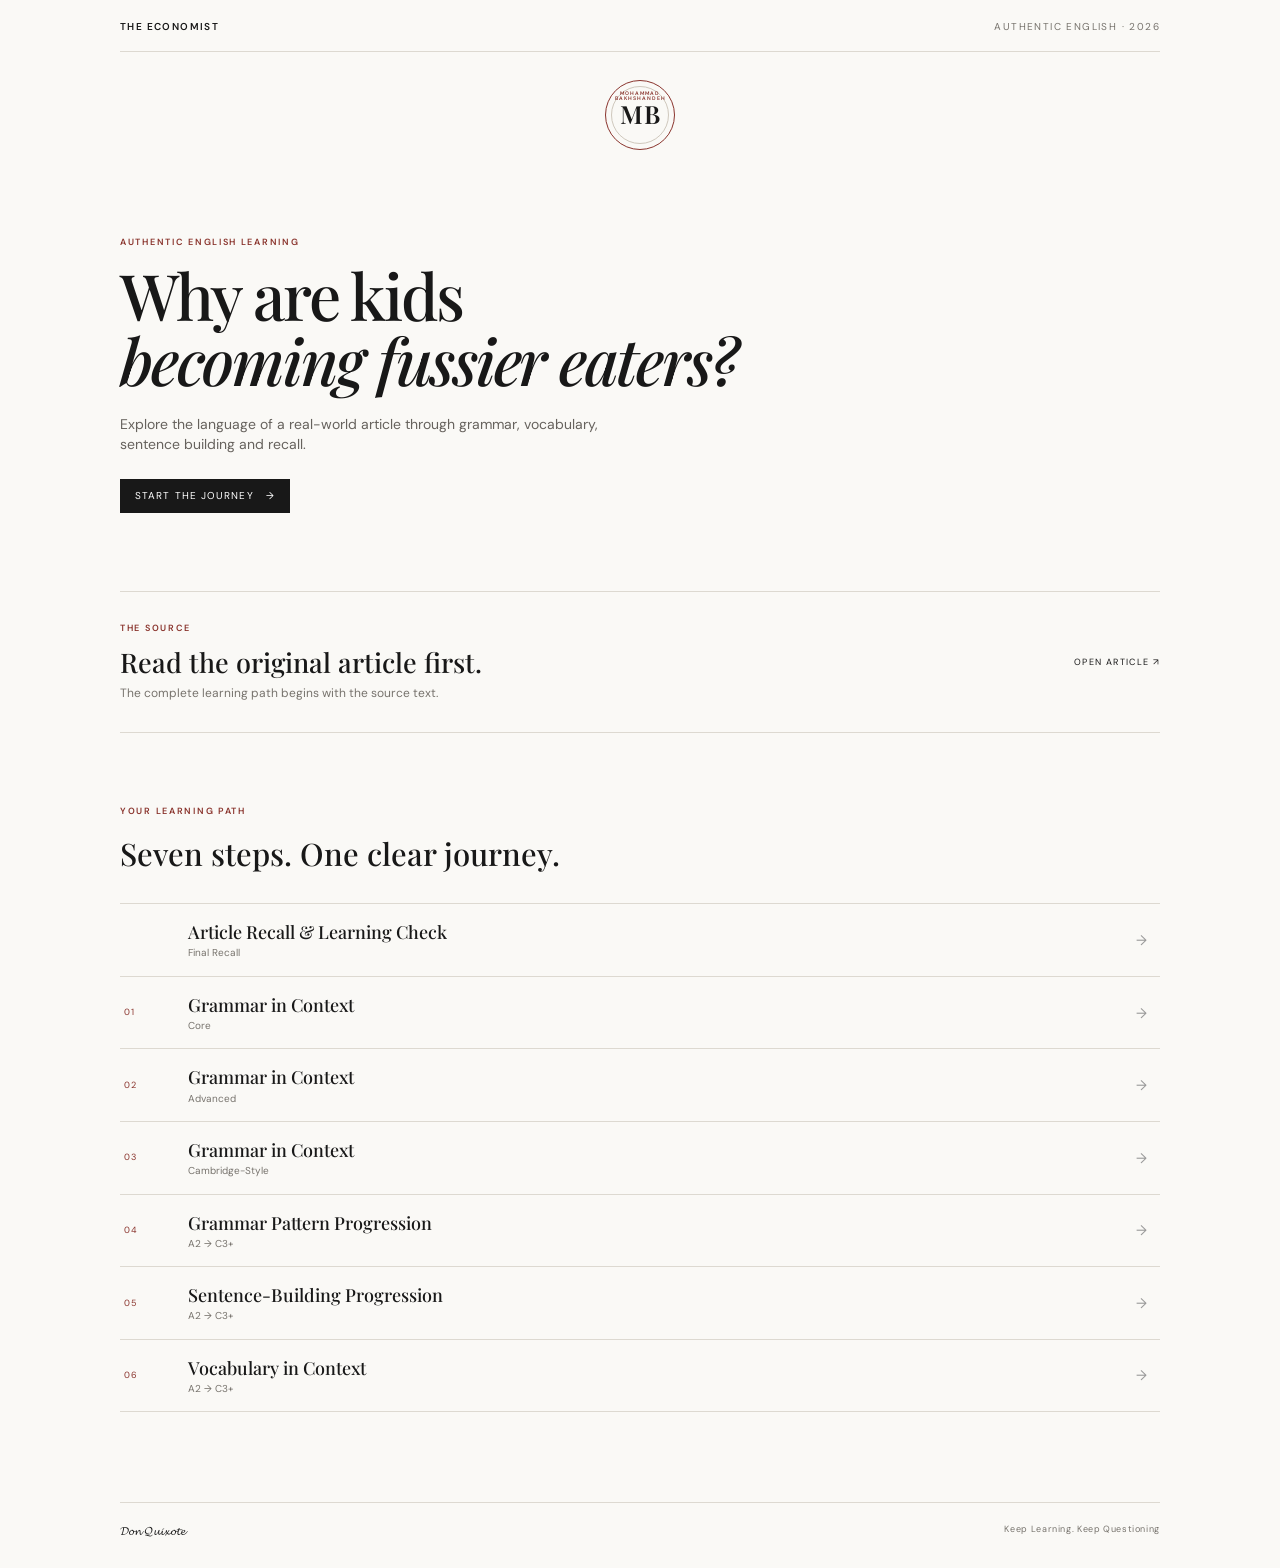
<file: index.html>
<!doctype html>
<html lang="en">
<head>
  <meta charset="UTF-8">
  <meta name="viewport" content="width=device-width, initial-scale=1.0">
  <meta name="description" content="An authentic English learning experience based on The Economist article Why are kids becoming fussier eaters?">
  <title>Why are kids becoming fussier eaters?</title>
  <link rel="stylesheet" href="style.css?v=20260930-2">
</head>
<body>
  <header class="topbar">
    <div class="brand">THE ECONOMIST</div>
    <div class="edition">AUTHENTIC ENGLISH · 2026</div>
  </header>

  <div class="home-logo" aria-label="Mohammad Bakhshandeh">
    <div class="home-logo-ring">
      <span class="home-logo-name">MOHAMMAD BAKHSHANDEH</span>
      <span class="home-logo-mb">MB</span>
    </div>
  </div>

  <main>
    <section class="hero">
      <p class="eyebrow">AUTHENTIC ENGLISH LEARNING</p>
      <h1>Why are kids<br><em>becoming fussier eaters?</em></h1>
      <p class="intro">Explore the language of a real-world article through grammar, vocabulary, sentence building and recall.</p>
      <a class="primary" href="#journey">Start the journey <span>→</span></a>
    </section>

    <section class="article-strip">
      <div>
        <p class="eyebrow">THE SOURCE</p>
        <h2>Read the original article first.</h2>
        <p>The complete learning path begins with the source text.</p>
      </div>
      <a class="text-link" href="fussy eaters (The Economist UK - April 11 2026).pdf" target="_blank" rel="noopener">Open article <span>↗</span></a>
    </section>

    <section class="journey" id="journey">
      <div class="section-head">
        <p class="eyebrow">YOUR LEARNING PATH</p>
        <h2>Seven steps. One clear journey.</h2>
      </div>

      <div class="steps">
        <a href="worksheet.html?file=ARTICLE%20RECALL%20%26%20LEARNING%20CHECK.md" class="step final">
          <span class="number"></span><span><strong>Article Recall & Learning Check</strong><small>Final Recall</small></span><span class="arrow">→</span>
        </a>
        <a href="worksheet.html?file=01_Grammar_in_Context_Core.md" class="step">
          <span class="number">01</span><span><strong>Grammar in Context</strong><small>Core</small></span><span class="arrow">→</span>
        </a>
        <a href="worksheet.html?file=02_Grammar_in_Context_Advanced.md" class="step">
          <span class="number">02</span><span><strong>Grammar in Context</strong><small>Advanced</small></span><span class="arrow">→</span>
        </a>
        <a href="worksheet.html?file=03_Grammar_in_Context_Cambridge_Style.md" class="step">
          <span class="number">03</span><span><strong>Grammar in Context</strong><small>Cambridge-Style</small></span><span class="arrow">→</span>
        </a>
        <a href="worksheet.html?file=04_Grammar_Pattern_Progression_A2_to_C3Plus.md" class="step">
          <span class="number">04</span><span><strong>Grammar Pattern Progression</strong><small>A2 → C3+</small></span><span class="arrow">→</span>
        </a>
        <a href="worksheet.html?file=05_Sentence_Building_Progression_A2_to_C3Plus.md" class="step">
          <span class="number">05</span><span><strong>Sentence-Building Progression</strong><small>A2 → C3+</small></span><span class="arrow">→</span>
        </a>
        <a href="worksheet.html?file=06_Vocabulary_in_Context_A2_to_C3Plus.md" class="step">
          <span class="number">06</span><span><strong>Vocabulary in Context</strong><small>A2 → C3+</small></span><span class="arrow">→</span>
        </a>
      </div>
    </section>
  </main>

  <footer>
    <span>𝓓𝓸𝓷 𝓠𝓾𝓲𝔁𝓸𝓽𝓮</span>
    <span>Keep Learning. Keep Questioning</span>
  </footer>

  <script src="script.js"></script>
</body>
</html>
</file>
<file: style.css>
@import url('https://fonts.googleapis.com/css2?family=DM+Sans:wght@400;500;600&family=Playfair+Display:ital,wght@0,500;0,600;1,500;1,600&display=swap');

:root{
  --ink:#181818;
  --muted:#77736d;
  --line:#ddd9d1;
  --paper:#faf9f6;
  --accent:#8a342d;
}
*{box-sizing:border-box}
html{scroll-behavior:smooth}
body{margin:0;background:var(--paper);color:var(--ink);font-family:"DM Sans",Arial,sans-serif;line-height:1.45}
.topbar,main,footer{width:min(1040px,calc(100% - 40px));margin:auto}
.topbar{padding:20px 0 16px;display:flex;justify-content:space-between;border-bottom:1px solid var(--line);font-size:10px;letter-spacing:.14em}
.brand{font-weight:600}.edition{color:var(--muted)}
.hero{padding:82px 0 78px;max-width:820px}
.eyebrow{margin:0 0 13px;color:var(--accent);font-size:9px;font-weight:600;letter-spacing:.19em}
h1{margin:0;max-width:760px;font-family:"Playfair Display",Georgia,serif;font-size:clamp(42px,5vw,68px);font-weight:500;line-height:1.02;letter-spacing:-.035em}
.intro{max-width:510px;margin:22px 0 24px;color:#66625d;font-size:14px}
.primary{display:inline-flex;align-items:center;gap:12px;padding:10px 15px;background:var(--ink);color:#fff;text-decoration:none;font-size:10px;letter-spacing:.11em;text-transform:uppercase;transition:.2s ease}
.primary:hover{background:var(--accent);transform:translateY(-1px)}
.article-strip{padding:30px 0;border-top:1px solid var(--line);border-bottom:1px solid var(--line);display:flex;align-items:center;justify-content:space-between;gap:30px}
.article-strip h2{font-family:"Playfair Display",Georgia,serif;font-size:27px;font-weight:500;line-height:1.1;margin:0}
.article-strip p:not(.eyebrow){color:var(--muted);font-size:12px;margin:7px 0 0}
.text-link{color:var(--ink);text-decoration:none;text-transform:uppercase;font-size:9px;letter-spacing:.15em;white-space:nowrap}
.text-link:hover{color:var(--accent)}
.journey{padding:72px 0 90px}
.section-head{margin-bottom:27px}
.section-head h2{font-family:"Playfair Display",Georgia,serif;font-size:31px;font-weight:500;margin:0}
.steps{border-top:1px solid var(--line)}
.step{display:grid;grid-template-columns:48px 1fr 20px;align-items:center;gap:16px;padding:15px 4px;border-bottom:1px solid var(--line);color:inherit;text-decoration:none;transition:.18s ease}
.step:hover{padding-left:10px;background:#f1efe9}
.number{font-size:9px;letter-spacing:.12em;color:var(--accent)}
.step strong{display:block;font-family:"Playfair Display",Georgia,serif;font-size:18px;font-weight:500}
.step small{display:block;margin-top:1px;color:var(--muted);font-size:10px}
.arrow{color:#999;font-size:14px}
footer{padding:20px 0 27px;border-top:1px solid var(--line);display:flex;justify-content:space-between;color:var(--muted);font-size:9px;letter-spacing:.07em}
footer span:first-child{font-size:12px;color:var(--ink);letter-spacing:0}
@media(max-width:700px){
.topbar,main,footer{width:calc(100% - 28px)}
.topbar{padding:17px 0 13px}.edition{display:none}
.hero{padding:62px 0 58px}h1{font-size:clamp(39px,11vw,54px)}.intro{font-size:13px}
.article-strip{display:block;padding:25px 0}.article-strip h2{font-size:24px}.text-link{display:inline-block;margin-top:18px}
.journey{padding:58px 0 70px}.section-head{margin-bottom:20px}.section-head h2{font-size:27px}
.step{grid-template-columns:38px 1fr 18px;gap:10px;padding:14px 0}.step strong{font-size:16px}
footer{display:block}footer span{display:block;margin-top:5px}
}

.home-logo{
  width:78px;
  height:78px;
  margin:24px auto 0;
  display:flex;
  align-items:center;
  justify-content:center;
}
.home-logo-ring{
  width:70px;
  height:70px;
  border:1px solid var(--accent);
  border-radius:50%;
  position:relative;
  display:flex;
  align-items:center;
  justify-content:center;
  background:var(--paper);
}
.home-logo-ring::after{
  content:"";
  position:absolute;
  inset:5px;
  border:1px solid #cfc8bd;
  border-radius:50%;
}
.home-logo-name{
  position:absolute;
  top:10px;
  left:50%;
  transform:translateX(-50%);
  width:62px;
  text-align:center;
  color:var(--accent);
  font-family:"DM Sans",Arial,sans-serif;
  font-size:5.2px;
  font-weight:600;
  line-height:1.15;
  letter-spacing:1px;
  text-transform:uppercase;
  z-index:2;
}
.home-logo-mb{
  position:relative;
  z-index:2;
  color:var(--ink);
  font-family:"Playfair Display",Georgia,serif;
  font-size:25px;
  font-weight:600;
  letter-spacing:1px;
}
@media(max-width:700px){
  .home-logo{width:68px;height:68px;margin-top:20px}
  .home-logo-ring{width:62px;height:62px}
  .home-logo-name{top:9px;width:55px;font-size:4.7px}
  .home-logo-mb{font-size:22px}
}
</file>
